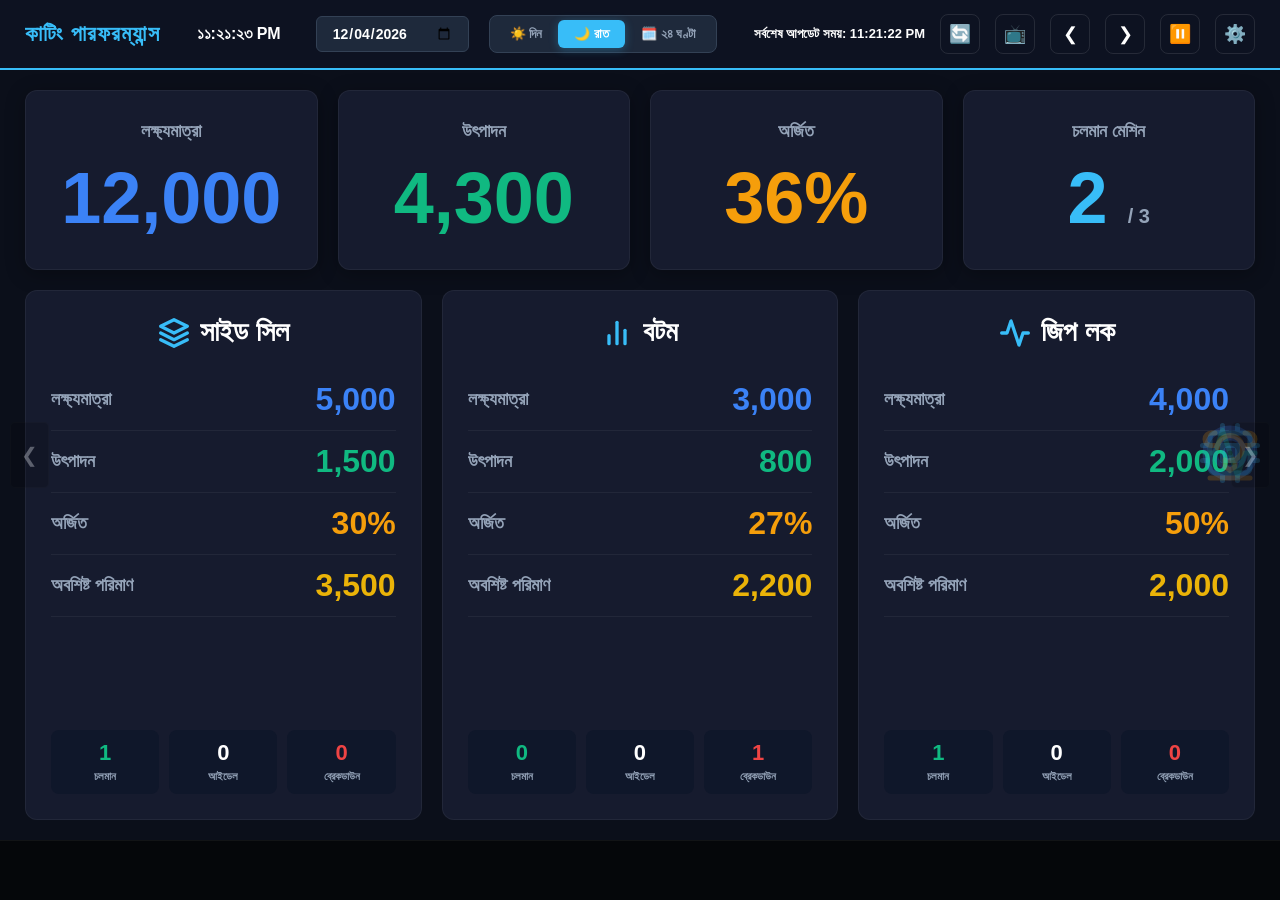
<file: index.html>
<!DOCTYPE html>
<html lang="en">

<head>
  <meta charset="UTF-8">
  <meta name="viewport" content="width=device-width, initial-scale=1.0">
  <title data-en="Production Dashboard 2026 | Hourly Cutting" data-bn="প্রোডাকশন ড্যাশবোর্ড ২০২৬ | আওয়ারলি কাটিং">
    Production Dashboard 2026 | Hourly Cutting</title>
  <link rel="stylesheet" href="styles.css">
</head>

<body>
  <div id="app-shell">
    <div id="content-wrapper">
      <header>
        <div class="header-left">
          <div class="logo" id="dynamicPageTitle" data-en="CUTTING PERFORMANCE" data-bn="কাটিং পারফরম্যান্স">CUTTING PERFORMANCE</div>
        </div>

        <div class="header-center">
          <div id="liveClock" style="font-size: 16px; font-weight: bold; color: white; margin-right: 15px;">00:00:00</div>
          <input type="date" id="datePicker">
          <div class="shift-group" id="shiftButtonGroup">
            <button class="shift-btn active" data-shift="Day" data-en="☀️ DAY" data-bn="☀️ দিন">☀️ DAY</button>
            <button class="shift-btn" data-shift="Night" data-en="🌙 NIGHT" data-bn="🌙 রাত">🌙 NIGHT</button>
            <button class="shift-btn" data-shift="Full" data-en="🗓️ 24H" data-bn="🗓️ ২৪ ঘণ্টা">🗓️ 24H</button>
          </div>
        </div>

        <div class="header-right">
          <div style="text-align: right;">
            <div><span data-en="Last Update Time:" data-bn="সর্বশেষ আপডেট সময়:">Last Update Time:</span> <span id="lastUpdated" class="blink">--:--:--</span></div>
          </div>
          <button id="refreshBtn" class="header-icon-btn" title="Refresh Dashboard">🔄</button>
          <button id="presModeBtn" class="header-icon-btn" title="Presentation Mode">📺</button>
          <button id="prevSlideHeader" class="header-icon-btn" title="Previous Slide">❮</button>
          <button id="nextSlideHeader" class="header-icon-btn" title="Next Slide">❯</button>
          <button id="playPauseBtn" class="header-icon-btn" title="Pause Auto-Slide">⏸️</button>
          <button id="settingsBtn" class="header-icon-btn" title="Dashboard Controller">⚙️</button>
        </div>
      </header>

      <main>
        <div class="slide-container">
          <!-- Slide 0: OVERALL SUMMARY -->
          <section class="slide active" id="slide-0">
            <div class="slide-title-banner" id="slide-banner-title" data-en="CUTTING PERFORMANCE" data-bn="কাটিং পারফরম্যান্স">CUTTING PERFORMANCE</div>

            <div class="summary-kpi-grid">
              <div class="summary-kpi-card">
                <div class="kpi-lbl" data-en="TARGET" data-bn="লক্ষ্যমাত্রা">TARGET</div>
                <div class="kpi-val target-blue" id="sum-total-target">0</div>
                <div class="icon-box" style="position:absolute; right:20px; top:50%; transform:translateY(-50%); opacity: 0.2; color:var(--target-blue);">
                  <svg viewBox="0 0 24 24" fill="none" stroke="currentColor" stroke-width="2" stroke-linecap="round" stroke-linejoin="round" style="width:60px; height:60px;"><circle cx="12" cy="12" r="10"></circle><circle cx="12" cy="12" r="6"></circle><circle cx="12" cy="12" r="2"></circle></svg>
                </div>
              </div>
              <div class="summary-kpi-card">
                <div class="kpi-lbl" data-en="PRODUCTION" data-bn="উৎপাদন">PRODUCTION</div>
                <div class="kpi-val prod-green" id="sum-total-prod">0</div>
                <div class="icon-box" style="position:absolute; right:20px; top:50%; transform:translateY(-50%); opacity: 0.2; color:var(--prod-green);">
                  <svg viewBox="0 0 24 24" fill="none" stroke="currentColor" stroke-width="2" stroke-linecap="round" stroke-linejoin="round" style="width:60px; height:60px;"><path d="M22 12h-4l-3 9L9 3l-3 9H2"></path></svg>
                </div>
              </div>
              <div class="summary-kpi-card">
                <div class="kpi-lbl" data-en="ACHIEVEMENT" data-bn="অর্জিত">ACHIEVEMENT</div>
                <div class="kpi-val ach-orange" id="sum-total-pct">0%</div>
                <div class="icon-box" style="position:absolute; right:20px; top:50%; transform:translateY(-50%); opacity: 0.2; color:var(--ach-orange);">
                  <svg viewBox="0 0 24 24" fill="none" stroke="currentColor" stroke-width="2" stroke-linecap="round" stroke-linejoin="round" style="width:60px; height:60px;"><path d="M6 9H4.5a2.5 2.5 0 0 1 0-5H6"></path><path d="M18 9h1.5a2.5 2.5 0 0 0 0-5H18"></path><path d="M4 22h16"></path><path d="M10 14.66V17c0 .55.47.98.97 1.21C11.47 18.44 12 19 12 19s.53-.56 1.03-.79c.5-.23.97-.66.97-1.21v-2.34"></path><path d="M12 15a5 5 0 1 0-5-5"></path></svg>
                </div>
              </div>
              <div class="summary-kpi-card">
                <div class="kpi-lbl" data-en="RUNNING MACHINES" data-bn="চলমান মেশিন">RUNNING MACHINES</div>
                <div class="kpi-val" id="sum-running-count">0 <span style="font-size: 20px; color: var(--text-muted);">/ 24</span></div>
                <div class="icon-box" style="position:absolute; right:20px; top:50%; transform:translateY(-50%); opacity: 0.2; color:var(--accent-blue);">
                   <svg viewBox="0 0 24 24" fill="none" stroke="currentColor" stroke-width="2" stroke-linecap="round" stroke-linejoin="round" style="width:60px; height:60px;"><rect x="4" y="4" width="16" height="16" rx="2" ry="2"></rect><rect x="9" y="9" width="6" height="6"></rect><line x1="9" y1="1" x2="9" y2="4"></line><line x1="15" y1="1" x2="15" y2="4"></line><line x1="9" y1="20" x2="9" y2="23"></line><line x1="15" y1="20" x2="15" y2="23"></line><line x1="20" y1="9" x2="23" y2="9"></line><line x1="20" y1="15" x2="23" y2="15"></line><line x1="1" y1="9" x2="4" y2="9"></line><line x1="1" y1="15" x2="4" y2="15"></line></svg>
                </div>
              </div>
            </div>


            <div class="summary-sections-grid">
              <!-- Side Seal Summary -->
              <div class="section-card">
                <div class="section-title" style="display:flex; align-items:center; justify-content:center; gap:10px;">
                  <svg width="32" height="32" viewBox="0 0 24 24" fill="none" stroke="var(--accent-blue)" stroke-width="2.5" stroke-linecap="round" stroke-linejoin="round"><polygon points="12 2 2 7 12 12 22 7 12 2"></polygon><polyline points="2 17 12 22 22 17"></polyline><polyline points="2 12 12 17 22 12"></polyline></svg>
                  <span data-en="SIDE SEAL" data-bn="সাইড সিল">SIDE SEAL</span>
                </div>
                <div class="metric-row"><span class="metric-lbl" data-en="Target"
                    data-bn="লক্ষ্যমাত্রা">Target</span><span class="metric-val target-blue" id="ss-sum-target">0</span></div>
                <div class="metric-row"><span class="metric-lbl" data-en="Production"
                    data-bn="উৎপাদন">Production</span><span class="metric-val prod-green" id="ss-sum-prod">0</span></div>
                <div class="metric-row"><span class="metric-lbl" data-en="Achievement"
                    data-bn="অর্জিত">Achievement</span><span class="metric-val ach-orange" id="ss-sum-pct">0%</span></div>
                <div class="metric-row"><span class="metric-lbl" data-en="Balance"
                    data-bn="অবশিষ্ট পরিমাণ">Balance</span><span class="metric-val rem-yellow"
                    id="ss-sum-rem">0</span></div>
                <div class="mini-stats">
                  <div class="mini-box"><span class="mini-val green" id="ss-run-count">0</span><span class="mini-lbl"
                      data-en="Running" data-bn="চলমান">Running</span></div>
                  <div class="mini-box"><span class="mini-val yellow" id="ss-idle-count">0</span><span class="mini-lbl"
                      data-en="Idle" data-bn="আইডেল">Idle</span></div>
                  <div class="mini-box"><span class="mini-val red" id="ss-bd-count">0</span><span class="mini-lbl"
                      data-en="Breakdown" data-bn="ব্রেকডাউন">Breakdown</span></div>
                </div>
              </div>

              <!-- Bottom Summary -->
              <div class="section-card">
                <div class="section-title" style="display:flex; align-items:center; justify-content:center; gap:10px;">
                  <svg width="32" height="32" viewBox="0 0 24 24" fill="none" stroke="var(--accent-blue)" stroke-width="2.5" stroke-linecap="round" stroke-linejoin="round"><path d="M18 20V10"></path><path d="M12 20V4"></path><path d="M6 20v-6"></path></svg>
                  <span data-en="BOTTOM" data-bn="বটম">BOTTOM</span>
                </div>
                <div class="metric-row"><span class="metric-lbl" data-en="Target" data-bn="লক্ষ্যমাত্রা">Target</span><span class="metric-val target-blue"
                    id="bt-sum-target">0</span></div>
                <div class="metric-row"><span class="metric-lbl" data-en="Production" data-bn="উৎপাদন">Production</span><span class="metric-val prod-green"
                    id="bt-sum-prod">0</span></div>
                <div class="metric-row"><span class="metric-lbl" data-en="Achievement" data-bn="অর্জিত">Achievement</span><span class="metric-val ach-orange"
                    id="bt-sum-pct">0%</span></div>
                <div class="metric-row"><span class="metric-lbl" data-en="Balance" data-bn="অবশিষ্ট পরিমাণ">Balance</span><span class="metric-val rem-yellow"
                    id="bt-sum-rem">0</span></div>
                <div class="mini-stats">
                  <div class="mini-box"><span class="mini-val green" id="bt-run-count">0</span><span
                      class="mini-lbl" data-en="Running" data-bn="চলমান">Running</span></div>
                  <div class="mini-box"><span class="mini-val yellow" id="bt-idle-count">0</span><span
                      class="mini-lbl" data-en="Idle" data-bn="আইডেল">Idle</span></div>
                  <div class="mini-box"><span class="mini-val red" id="bt-bd-count">0</span><span
                      class="mini-lbl" data-en="Breakdown" data-bn="ব্রেকডাউন">Breakdown</span></div>
                </div>
              </div>

              <!-- Zip Lock Summary -->
              <div class="section-card">
                <div class="section-title" style="display:flex; align-items:center; justify-content:center; gap:10px;">
                  <svg width="32" height="32" viewBox="0 0 24 24" fill="none" stroke="var(--accent-blue)" stroke-width="2.5" stroke-linecap="round" stroke-linejoin="round"><path d="M22 12h-4l-3 9L9 3l-3 9H2"></path></svg>
                  <span data-en="ZIP LOCK" data-bn="জিপ লক">ZIP LOCK</span>
                </div>
                <div class="metric-row"><span class="metric-lbl" data-en="Target" data-bn="লক্ষ্যমাত্রা">Target</span><span class="metric-val target-blue"
                    id="zl-sum-target">0</span></div>
                <div class="metric-row"><span class="metric-lbl" data-en="Production" data-bn="উৎপাদন">Production</span><span class="metric-val prod-green"
                    id="zl-sum-prod">0</span></div>
                <div class="metric-row"><span class="metric-lbl" data-en="Achievement" data-bn="অর্জিত">Achievement</span><span class="metric-val ach-orange"
                    id="zl-sum-pct">0%</span></div>
                <div class="metric-row"><span class="metric-lbl" data-en="Balance" data-bn="অবশিষ্ট পরিমাণ">Balance</span><span class="metric-val rem-yellow"
                    id="zl-sum-rem">0</span></div>
                <div class="mini-stats">
                  <div class="mini-box"><span class="mini-val green" id="zl-run-count">0</span><span
                      class="mini-lbl" data-en="Running" data-bn="চলমান">Running</span></div>
                  <div class="mini-box"><span class="mini-val yellow" id="zl-idle-count">0</span><span
                      class="mini-lbl" data-en="Idle" data-bn="আইডেল">Idle</span></div>
                  <div class="mini-box"><span class="mini-val red" id="zl-bd-count">0</span><span
                      class="mini-lbl" data-en="Breakdown" data-bn="ব্রেকডাউন">Breakdown</span></div>
                </div>
              </div>
            </div>
          </section>

          <!-- Section Slides -->
          <section class="slide" id="slide-1">
            <div class="slide-title-banner" data-en="SIDE SEAL MACHINES" data-bn="সাইড সিল মেশিনসমূহ">SIDE SEAL MACHINES
            </div>
            <div class="machine-grid" id="ss-grid"></div>
          </section>
          <section class="slide" id="slide-2">
            <div class="slide-title-banner" data-en="BOTTOM MACHINES" data-bn="বটম মেশিনসমূহ">BOTTOM MACHINES</div>
            <div class="machine-grid" id="bt-grid"></div>
          </section>
          <section class="slide" id="slide-3">
            <div class="slide-title-banner" data-en="ZIP LOCK MACHINES" data-bn="জিপ লক মেশিনসমূহ">ZIP LOCK MACHINES
            </div>
            <div class="machine-grid" id="zl-grid"></div>
          </section>
          <section class="slide" id="slide-4">
            <div class="slide-title-banner" data-en="MACHINE BREAKDOWN DETAILS" data-bn="মেশিন ব্রেকডাউন বিস্তারিত">
              MACHINE BREAKDOWN DETAILS</div>
            <div class="machine-grid" id="bd-grid"></div>
          </section>
          </section>
        </div>

        <!-- Navigation Arrows -->
        <button id="prevSlideBtn" class="nav-arrow left" title="Previous Slide">❮</button>
        <button id="nextSlideBtn" class="nav-arrow right" title="Next Slide">❯</button>
      </main>

      <footer>
        <div class="ticker-wrap">
          <div class="ticker-content" id="tickerMsg">✔ All machines are running within normal parameters.</div>
        </div>
      </footer>

      <!-- Presentation Mode moved inside content-wrapper to fix blur/dimming on header/footer -->
      <div id="presentationMode">
        <button class="pres-close-btn" id="closePresBtn">×</button>
        <div class="pres-animate-in pres-machine-name" id="presMachineName">MACHINE NAME</div>
        <div class="pres-animate-in pres-status-badge" id="presStatus">RUNNING</div>
        
        <div class="pres-animate-in pres-ach-circle">
          <div class="pres-ach-val" id="presAch">0%</div>
          <div class="pres-ach-lbl" data-en="ACHIEVEMENT" data-bn="অর্জিত">ACHIEVEMENT</div>
        </div>

        <div class="pres-animate-in pres-kpi-container">
          <div class="pres-kpi-item">
            <div class="pres-kpi-lbl" data-en="PRODUCTION" data-bn="উৎপাদন">PRODUCTION</div>
            <div class="pres-kpi-val" id="presProd" style="color:var(--prod-green);">0</div>
          </div>
          <div class="pres-kpi-item">
            <div class="pres-kpi-lbl" data-en="TARGET" data-bn="লক্ষ্যমাত্রা">TARGET</div>
            <div class="pres-kpi-val" id="presTarget" style="color:var(--target-blue);">0</div>
          </div>
        </div>

        <!-- Reason for Breakdown or Idle -->
        <div class="pres-animate-in pres-reason-box" id="presReason"></div>

        <div class="pres-progress-bar-wrap">
          <div class="pres-progress-bar" id="presProgressBar"></div>
        </div>
      </div>
    </div> <!-- end content-wrapper -->

    <!-- Dashboard Controller (Side Panel) -->
    <aside id="settingsModal" class="side-panel">
      <div class="modal-box">
        <div class="modal-header">
          <h3 style="color:var(--accent-blue);" data-en="DASHBOARD CONTROLLER" data-bn="ড্যাশবোর্ড কন্ট্রোলার">DASHBOARD
            CONTROLLER</h3>
          <button id="closeModalBtn"
            style="background:none; border:none; color:white; font-size:24px; cursor:pointer;">&times;</button>
        </div>
        <div class="modal-body">
          <div class="control-btns">
            <div class="slide-toggle-item">
              <input type="checkbox" class="slide-toggle-cb" data-slide="0" checked title="Include in Auto-Slide">
              <button class="ctrl-btn" data-slide="0" data-en="Cutting Performance" data-bn="কাটিং পারফরম্যান্স">Cutting Performance</button>
            </div>
            <div class="slide-toggle-item">
              <input type="checkbox" class="slide-toggle-cb" data-slide="1" checked title="Include in Auto-Slide">
              <button class="ctrl-btn" data-slide="1" data-en="Side Seal Machines" data-bn="সাইড সিল মেশিন">Side Seal
                Machines</button>
            </div>
            <div class="slide-toggle-item">
              <input type="checkbox" class="slide-toggle-cb" data-slide="2" checked title="Include in Auto-Slide">
              <button class="ctrl-btn" data-slide="2" data-en="Bottom Machines" data-bn="বটম মেশিন">Bottom
                Machines</button>
            </div>
            <div class="slide-toggle-item">
              <input type="checkbox" class="slide-toggle-cb" data-slide="3" checked title="Include in Auto-Slide">
              <button class="ctrl-btn" data-slide="3" data-en="Zip Lock Machines" data-bn="জিপ লক মেশিন">Zip Lock
                Machines</button>
            </div>
            <div class="slide-toggle-item">
              <input type="checkbox" class="slide-toggle-cb" data-slide="4" checked title="Include in Auto-Slide">
              <button class="ctrl-btn" data-slide="4" data-en="Breakdown Details" data-bn="ব্রেকডাউন বিস্তারিত">Breakdown
                Details</button>
            </div>
          </div>

          <div class="settings-grid">
            <div class="setting-item">
              <label data-en="Language" data-bn="ভাষা">Language</label>
              <select id="langSelect" class="styled-select">
                <option value="en">English</option>
                <option value="bn">বাংলা</option>
              </select>
            </div>
            <div class="setting-item">
              <label data-en="Zoom Level" data-bn="জুম লেভেল">Zoom Level</label>
              <input type="range" id="zoomRange" min="0.5" max="1.5" step="0.1" value="1.0">
              <span id="zoomVal">100%</span>
            </div>
            <div class="setting-item">
              <label data-en="Slide Speed" data-bn="স্লাইড স্পিড">⏱️ Slide Speed</label>
              <input type="range" id="timerRange" min="3" max="60" step="1" value="10">
              <span id="timerVal">10s</span>
            </div>
            <div class="setting-item">
              <label data-en="Scroll Speed" data-bn="স্ক্রল স্পিড">🏃 Scroll Speed</label>
              <input type="range" id="tickerSpeedRange" min="10" max="150" step="5" value="60">
              <span id="tickerSpeedVal">60s</span>
            </div>
            <div class="setting-item" style="flex-direction:row; align-items:center; gap:10px;">
              <input type="checkbox" id="autoSlideToggle" checked style="width:18px; height:18px;">
              <label for="autoSlideToggle" style="font-weight:bold; cursor:pointer;" data-en="Enable Auto-Slide"
                data-bn="অটো-স্লাইড চালু করুন">Enable Auto-Slide</label>
            </div>
          </div>

          <div class="config-actions">
            <button id="exportConfigBtn" class="action-btn" data-en="💾 Export Config" data-bn="💾 কনফিগ এক্সপোর্ট">💾
              Export Config</button>
            <button id="importConfigBtn" class="action-btn" data-en="📂 Import Config" data-bn="📂 কনফিগ ইমপোর্ট">📂
              Import Config</button>
            <input type="file" id="configFile" style="display:none;" accept=".json">
          </div>
        </div>
      </div>
    </aside>
  </div>

  <!-- Overlays -->
  <div id="loadingOverlay" class="overlay" style="display:none;">
    <div class="loader"></div>
    <p data-en="Fetching live data..." data-bn="লাইভ ডাটা লোড হচ্ছে...">Fetching live data...</p>
  </div>
  <div id="errorOverlay" class="overlay" style="display:none;">
    <div class="error-box">
      <h3 data-en="Data Fetch Failed" data-bn="ডাটা ফেচ ব্যর্থ হয়েছে">Data Fetch Failed</h3>
      <p id="errorMsg"></p>
      <button onclick="loadData()" data-en="Retry" data-bn="আবার চেষ্টা করুন">Retry</button>
    </div>
  </div>

  <script src="app.js"></script>
</body>

</html>
</file>
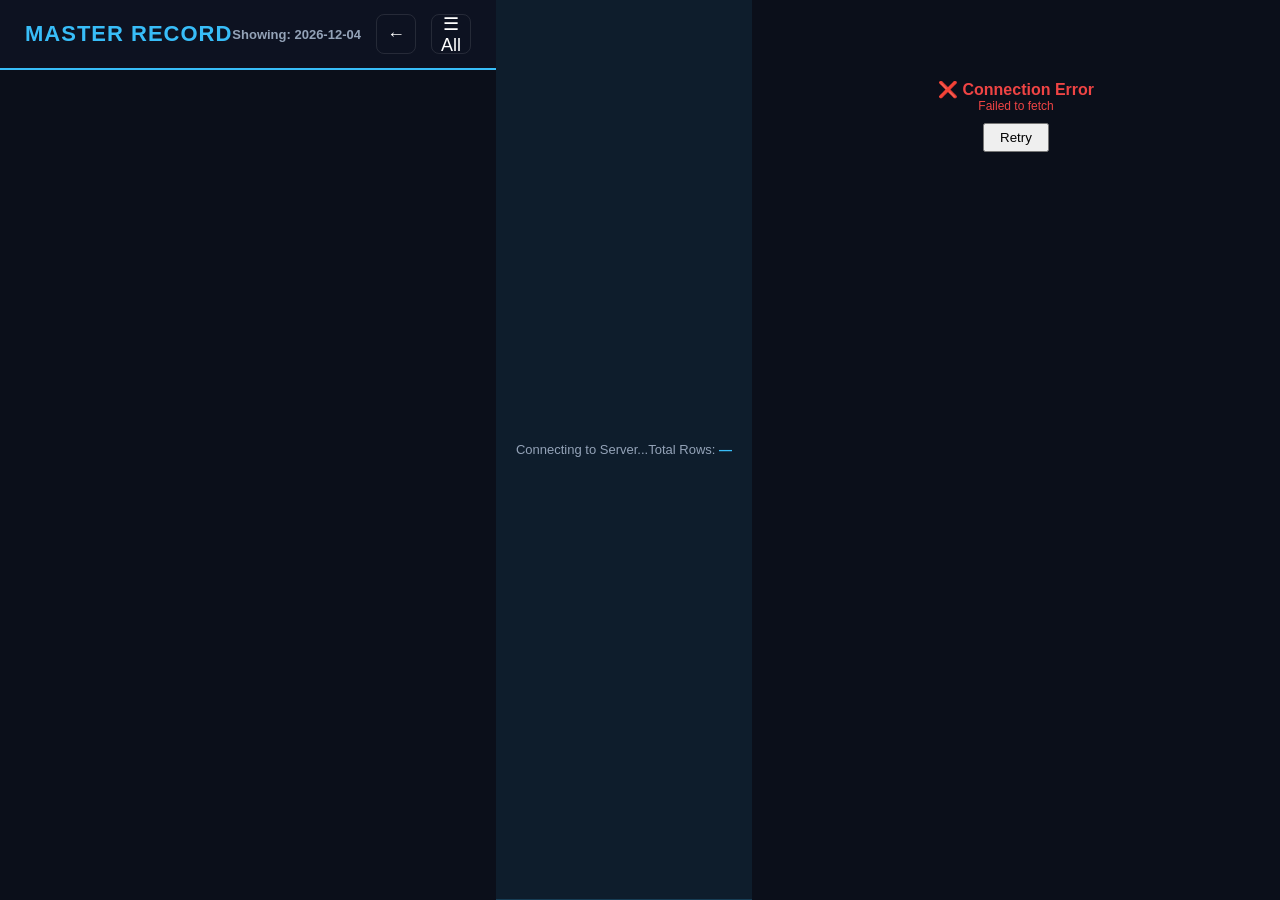
<file: master.html>
<!DOCTYPE html>
<html lang="en">

<head>
  <meta charset="UTF-8">
  <meta name="viewport" content="width=device-width, initial-scale=1.0">
  <title>Master Record Data</title>
  <link rel="stylesheet" href="styles.css">
  <style>
    .master-status-bar {
      display: flex;
      justify-content: space-between;
      align-items: center;
      padding: 8px 20px;
      background: rgba(56, 189, 248, 0.08);
      border-bottom: 1px solid rgba(56, 189, 248, 0.2);
      font-size: 13px;
      color: var(--text-muted, #94a3b8);
    }

    .master-status-bar .row-count {
      color: var(--accent-blue, #38bdf8);
      font-weight: 700;
    }

    .master-loading {
      text-align: center;
      padding: 60px 20px;
      color: var(--text-muted, #94a3b8);
      font-size: 16px;
    }

    .master-loading .spinner {
      width: 36px;
      height: 36px;
      border: 4px solid #1e293b;
      border-top: 4px solid var(--accent-blue, #38bdf8);
      border-radius: 50%;
      animation: spin 1s linear infinite;
      margin: 0 auto 15px;
    }

    @keyframes spin {
      to {
        transform: rotate(360deg);
      }
    }

    #master-data-table th {
      position: sticky;
      top: 0;
      z-index: 10;
      background: #0d1221;
      padding: 10px 12px;
      border: 1px solid rgba(56, 189, 248, 0.15);
      text-transform: uppercase;
      font-size: 11px;
      color: var(--accent-blue, #38bdf8);
      letter-spacing: 0.5px;
    }

    #master-data-table td {
      padding: 8px 12px;
      border: 1px solid rgba(255, 255, 255, 0.04);
      font-size: 13px;
    }

    #master-data-table tr:nth-child(even) td {
      background: rgba(255, 255, 255, 0.02);
    }

    #master-data-table tr:hover td {
      background: rgba(56, 189, 248, 0.07);
    }

    .showAllActive {
      background: var(--accent-blue, #38bdf8) !important;
      color: #000 !important;
    }
  </style>
</head>

<body>
  <div id="app-shell">
    <header class="header">
      <div class="header-left">
        <div class="logo">MASTER RECORD</div>
      </div>
      <div class="header-right">
        <span id="master-date-label" style="font-size:13px; color:var(--text-muted,#94a3b8);"></span>
        <button id="backBtn" class="header-icon-btn" title="Back" onclick="window.location.href='index.html'">←</button>
        <button id="showAllBtn" class="header-icon-btn" title="Show All Data" onclick="toggleMasterAll()">☰ All</button>
      </div>
    </header>
    <div class="master-status-bar">
      <span id="master-source-info">Loading data...</span>
      <span>Total Rows: <span class="row-count" id="master-row-count">—</span></span>
    </div>
    <main style="padding:0; overflow:hidden; display:block; height:calc(100vh - 120px);">
      <div style="overflow:auto; height:100%; padding:0 0 20px 0;">
        <div id="master-loading" class="master-loading">
          <div class="spinner"></div>
          Fetching Master Record data...
        </div>
        <table class="master-table" id="master-data-table"
          style="width:100%; border-collapse:collapse; color:white; display:none;">
          <thead>
            <tr id="master-data-head"></tr>
          </thead>
          <tbody id="master-data-body"></tbody>
        </table>
      </div>
    </main>
  </div>

  <script src="app.js"></script>
  <script>
    // ── Master Record Page Logic ──────────────────────────────────────────────
    // masterShowAll = false → fetch with today's date (filtered)
    // masterShowAll = true  → fetch without date filter (ALL rows from Master Record sheet)
    let masterShowAll = false;

    // Use URL from app.js config if available, otherwise fallback
    const SCRIPT_URL = (typeof CONFIG !== 'undefined' && CONFIG.SCRIPT_URL) 
                       ? CONFIG.SCRIPT_URL 
                       : 'https://script.google.com/macros/s/AKfycbxBeLEC2BrrXsG9vyeYrdJ83PaER00T7wQWj6nBkRiYfzhuQeZL9X6K3pDg_mrY9jBq/exec';

    function getMasterToday() {
      if (typeof getLocalDateString === 'function') return getLocalDateString();
      const d = new Date();
      return `${d.getFullYear()}-${String(d.getMonth() + 1).padStart(2, '0')}-${String(d.getDate()).padStart(2, '0')}`;
    }

    function buildMasterUrl(showAll) {
      const baseUrl = SCRIPT_URL;
      const encodedSheet = encodeURIComponent('Master Record');
      if (showAll) {
        return `${baseUrl}?sheet=${encodedSheet}`;
      } else {
        const today = getMasterToday();
        return `${baseUrl}?sheet=${encodedSheet}&date=${encodeURIComponent(today)}&shift=Day`;
      }
    }

    function loadMasterData() {
      const url = buildMasterUrl(masterShowAll);
      const loadingEl = document.getElementById('master-loading');
      const tableEl = document.getElementById('master-data-table');
      const srcInfo = document.getElementById('master-source-info');
      const dateLabel = document.getElementById('master-date-label');

      loadingEl.style.display = 'block';
      tableEl.style.display = 'none';
      srcInfo.textContent = 'Connecting to Server...';

      const today = getMasterToday();
      dateLabel.textContent = masterShowAll ? 'Showing: All History' : `Showing: ${today}`;

      fetch(url)
        .then(res => {
          if (!res.ok) throw new Error(`Server Error: ${res.status}`);
          return res.json();
        })
        .then(data => {
          if (data.error) throw new Error(data.error);
          const rows = data.rawData || [];
          srcInfo.textContent = `Source: ${data.debug?.sourceUsed || 'Master Record'} | Records: ${rows.length}`;
          renderMasterDataTable(rows);
        })
        .catch(err => {
          loadingEl.innerHTML = `<div style="color:#ef4444; padding:20px;">
            <p>❌ <b>Connection Error</b></p>
            <p style="font-size:12px;">${err.message}</p>
            <button onclick="loadMasterData()" style="margin-top:10px; padding:5px 15px; cursor:pointer;">Retry</button>
          </div>`;
          console.error('Master Load Error:', err);
        });
    }

    function renderMasterDataTable(rows) {
      const headEl = document.getElementById('master-data-head');
      const bodyEl = document.getElementById('master-data-body');
      const loadingEl = document.getElementById('master-loading');
      const tableEl = document.getElementById('master-data-table');
      const countEl = document.getElementById('master-row-count');

      countEl.textContent = rows.length;

      if (rows.length === 0) {
        loadingEl.innerHTML = '<p style="color:#f59e0b; padding:20px;">⚠️ No records found for this date.</p>';
        return;
      }

      const headers = Object.keys(rows[0]);
      headEl.innerHTML = headers.map(h => `<th>${h}</th>`).join('');
      bodyEl.innerHTML = rows.map(row => 
        `<tr>${headers.map(h => `<td>${row[h] !== undefined ? row[h] : ''}</td>`).join('')}</tr>`
      ).join('');

      loadingEl.style.display = 'none';
      tableEl.style.display = 'table';
    }

    function toggleMasterAll() {
      masterShowAll = !masterShowAll;
      const btn = document.getElementById('showAllBtn');
      if (masterShowAll) {
        btn.textContent = '✕ Today';
        btn.classList.add('showAllActive');
      } else {
        btn.textContent = '☰ All';
        btn.classList.remove('showAllActive');
      }
      loadMasterData();
    }

    loadMasterData();
  </script>
</body>

</html>
</file>
<file: styles.css>
:root {
  --bg-dark: #0b0f1a;
  --card-bg: #161b2e;
  --header-bg: #0d1221;
  --accent-blue: #38bdf8;
  --accent-cyan: #22d3ee;
  --text-main: #ffffff;
  --text-muted: #94a3b8;
  --green: #10b981;
  --red: #ef4444;
  --yellow: #f59e0b;
  --border: rgba(255, 255, 255, 0.05);

  /* New Color System */
  --target-blue: #3B82F6;
  --prod-green: #10B981;
  --ach-orange: #F59E0B;
  --rem-yellow: #EAB308;
}

* { margin: 0; padding: 0; box-sizing: border-box; font-family: 'Segoe UI', Tahoma, Geneva, Verdana, sans-serif; }

#app-shell {
  display: flex;
  width: 100vw;
  height: 100vh;
  overflow: hidden;
  background: var(--bg-dark);
}

#content-wrapper {
  flex: 1;
  display: flex;
  flex-direction: column;
  transition: all 0.4s cubic-bezier(0.4, 0, 0.2, 1);
  overflow: hidden;
}

.side-panel {
  width: 0;
  height: 100%;
  background: var(--header-bg);
  border-left: 0px solid var(--accent-blue);
  overflow: hidden;
  transition: all 0.4s cubic-bezier(0.4, 0, 0.2, 1);
  z-index: 500;
}

body.settings-open .side-panel {
  width: 12%;
  border-left-width: 1px;
}

body {
  background-color: var(--bg-dark);
  color: var(--text-main);
  margin: 0;
  padding: 0;
  height: 100vh;
  overflow: hidden;
}

/* --- Header --- */
header {
  height: 70px;
  background: var(--header-bg);
  display: flex;
  align-items: center;
  justify-content: space-between;
  padding: 0 25px;
  border-bottom: 2px solid var(--accent-blue);
  position: relative;
  z-index: 100;
}

.header-left .logo {
  font-size: 22px;
  font-weight: 900;
  color: var(--accent-blue);
  letter-spacing: 1px;
}

.header-center {
  display: flex;
  gap: 20px;
  align-items: center;
}

.header-center input {
  background: #1e293b;
  border: 1px solid #334155;
  color: #fff;
  padding: 8px 15px;
  border-radius: 6px;
  font-size: 14px;
  font-weight: bold;
}

.shift-group {
  display: flex;
  background: #1e293b;
  padding: 4px;
  border-radius: 8px;
  border: 1px solid #334155;
}

.shift-btn {
  background: transparent;
  border: none;
  color: var(--text-muted);
  padding: 6px 16px;
  border-radius: 6px;
  font-size: 13px;
  font-weight: 800;
  cursor: pointer;
  transition: all 0.3s ease;
  white-space: nowrap;
}

.shift-btn:hover { color: #fff; }

.shift-btn.active {
  background: var(--accent-blue);
  color: #fff;
  box-shadow: 0 2px 10px rgba(56, 189, 248, 0.3);
}

.header-right {
  display: flex;
  align-items: center;
  gap: 15px;
  font-size: 13px;
  color: var(--text-muted);
}

.header-right span { color: #fff; font-weight: bold; }

.header-icon-btn {
  background: none;
  border: 1px solid rgba(255,255,255,0.1);
  color: white;
  cursor: pointer;
  font-size: 18px;
  width: 40px;
  height: 40px;
  display: flex;
  align-items: center;
  justify-content: center;
  border-radius: 8px;
  transition: all 0.2s ease;
}
.header-icon-btn:hover {
  background: rgba(255,255,255,0.1);
  border-color: var(--accent-blue);
}

/* --- Main Layout --- */
main {
  flex: 1;
  padding: 20px 25px;
  display: flex;
  flex-direction: column;
  gap: 20px;
  position: relative;
}

.slide-container { height: 100%; width: 100%; }

.slide {
  display: none;
  height: 100%;
  flex-direction: column;
  gap: 20px;
}

.slide.active { display: flex; animation: fadeIn 0.5s ease; }

@keyframes fadeIn { from { opacity: 0; } to { opacity: 1; } }

.slide-title-banner {
  display: none;
  background: #111827;
  padding: 12px;
  text-align: center;
  border-radius: 8px;
  font-size: 28px;
  font-weight: 900;
  text-transform: uppercase;
  letter-spacing: 2px;
  border: 1px solid var(--border);
}

/* --- Summary Specific --- */
.summary-kpi-grid {
  display: grid;
  grid-template-columns: repeat(4, 1fr);
  gap: 20px;
}

.summary-kpi-card {
  background: var(--card-bg);
  padding: 30px 20px;
  border-radius: 12px;
  text-align: center;
  border: 1px solid var(--border);
  box-shadow: 0 4px 20px rgba(0,0,0,0.3);
}

.kpi-lbl { font-size: 18px; color: var(--text-muted); font-weight: 800; text-transform: uppercase; margin-bottom: 15px; }
.kpi-val { font-size: 72px; font-weight: 900; color: var(--accent-blue); }
.kpi-val.target-blue { color: var(--target-blue); }
.kpi-val.prod-green { color: var(--prod-green); }
.kpi-val.ach-orange { color: var(--ach-orange); }
.kpi-val.rem-yellow { color: var(--rem-yellow); }
.kpi-val.green { color: var(--green); }
.kpi-val.yellow { color: var(--yellow); }

.summary-sections-grid {
  display: grid;
  grid-template-columns: repeat(3, 1fr);
  gap: 20px;
  flex: 1;
}

.section-card {
  background: var(--card-bg);
  border-radius: 12px;
  padding: 25px;
  border: 1px solid var(--border);
  display: flex;
  flex-direction: column;
}

.section-title {
  font-size: 28px;
  font-weight: 900;
  text-align: center;
  margin-bottom: 20px;
  text-transform: uppercase;
  color: #fff;
}

.metric-row {
  display: flex;
  justify-content: space-between;
  align-items: center;
  padding: 12px 0;
  border-bottom: 1px solid rgba(255,255,255,0.05);
}

.metric-lbl { color: var(--text-muted); font-weight: 600; font-size: 18px; }
.metric-val { font-weight: 900; font-size: 32px; color: var(--accent-blue); }
.metric-val.target-blue { color: var(--target-blue); }
.metric-val.prod-green { color: var(--prod-green); }
.metric-val.ach-orange { color: var(--ach-orange); }
.metric-val.rem-yellow { color: var(--rem-yellow); }
.metric-val.yellow { color: var(--yellow); }

.mini-stats {
  display: grid;
  grid-template-columns: repeat(3, 1fr);
  gap: 10px;
  margin-top: auto;
  padding-top: 20px;
}

.mini-box {
  background: #0f172a;
  padding: 10px;
  border-radius: 8px;
  text-align: center;
}

.mini-val { font-size: 22px; font-weight: 900; display: block; }
.mini-val.green { color: var(--green); }
.mini-val.red { color: var(--red); }
.mini-lbl { font-size: 11px; color: var(--text-muted); font-weight: 700; text-transform: uppercase; }

/* --- Footer --- */
footer {
  height: 60px;
  background: #05070a;
  display: flex;
  align-items: center;
  border-top: 1px solid var(--border);
  position: relative;
  z-index: 100;
}

.alert-btn {
  background: #2563eb;
  color: #fff;
  height: 100%;
  padding: 0 30px;
  display: flex;
  align-items: center;
  font-weight: 900;
  font-size: 15px;
  text-transform: uppercase;
  letter-spacing: 1px;
}

.ticker-wrap { flex: 1; overflow: hidden; }
.ticker-content {
  display: inline-block;
  white-space: nowrap;
  padding-left: 100%;
  animation: ticker 60s linear infinite;
  color: var(--yellow);
  font-weight: 900;
  font-size: 30px;
}

@keyframes ticker {
  0% { transform: translateX(0); }
  100% { transform: translateX(-100%); }
}

/* --- Machine Cards (Secondary Slides) --- */
.machine-grid {
  display: grid;
  grid-template-columns: repeat(auto-fill, minmax(320px, 1fr));
  gap: 12px;
  overflow-y: auto;
}

.m-card {
  background: var(--card-bg);
  border: 1px solid var(--border);
  border-radius: 12px;
  padding: 18px;
  display: flex;
  flex-direction: column;
  gap: 12px;
  position: relative;
}

.m-header { display: flex; justify-content: space-between; align-items: center; border-bottom: 1px solid var(--border); padding-bottom: 12px; }
.m-title { font-weight: 900; font-size: 28px; }
.m-badge { font-size: 14px; padding: 6px 14px; border-radius: 6px; font-weight: 900; text-transform: uppercase; }
.badge-run { background: rgba(16, 185, 129, 0.1); color: var(--green); border: 2px solid var(--green); }
.badge-bd { background: rgba(239, 68, 68, 0.1); color: var(--red); border: 2px solid var(--red); }

.m-body { display: flex; justify-content: space-between; }
.m-kpi-item { display: flex; flex-direction: column; }
.m-kpi-val { font-size: 36px; font-weight: 900; }
.m-kpi-lbl { font-size: 14px; color: var(--text-muted); text-transform: uppercase; }

/* --- Modal --- */
/* Removed old modal overlay fixed positioning */
/* --- Modal / Side Panel Adjustments --- */
.modal-box {
  width: 100%;
  height: 100%;
  background: transparent;
  border: none;
  border-radius: 0;
  box-shadow: none;
  display: flex;
  flex-direction: column;
  overflow-y: auto;
}

.modal-header {
  padding: 15px 20px;
  border-bottom: 1px solid var(--border);
  display: flex; justify-content: space-between; align-items: center;
}

.modal-body {
  padding: 20px;
  flex: 1;
}

.control-btns {
  display: flex; flex-direction: column; gap: 8px;
}

.slide-toggle-item {
  display: flex;
  align-items: center;
  gap: 10px;
}

.slide-toggle-cb {
  width: 18px;
  height: 18px;
  cursor: pointer;
}

.ctrl-btn {
  flex: 1;
  background: #1e293b; color: white;
  border: 1px solid #334155; padding: 8px 12px;
  border-radius: 6px; cursor: pointer;
  font-weight: bold; text-align: left;
  font-size: 12px;
  transition: all 0.2s ease;
  white-space: nowrap;
  overflow: hidden;
  text-overflow: ellipsis;
}
.ctrl-btn:hover, .ctrl-btn.active-view { 
  background: var(--accent-blue); 
  border-color: var(--accent-blue);
  box-shadow: 0 0 10px rgba(56, 189, 248, 0.4);
}

/* --- Navigation Arrows --- */
.nav-arrow {
  position: absolute;
  top: 50%;
  transform: translateY(-50%);
  background: rgba(0,0,0,0.5);
  border: 1px solid var(--border);
  color: white;
  padding: 20px 10px;
  cursor: pointer;
  z-index: 100;
  border-radius: 5px;
  font-size: 20px;
  opacity: 0.3;
  transition: all 0.3s ease;
}
.nav-arrow:hover { opacity: 1; background: var(--accent-blue); }
.nav-arrow.left { left: 10px; }
.nav-arrow.right { right: 10px; }

/* --- Overlays --- */
.overlay {
  position: fixed; top: 0; left: 0; width: 100%; height: 100%;
  background: rgba(11, 15, 26, 0.9);
  display: flex; flex-direction: column; justify-content: center; align-items: center;
  z-index: 2000;
}
.loader {
  border: 4px solid #1e293b;
  border-top: 4px solid var(--accent-blue);
  border-radius: 50%;
  width: 40px;
  height: 40px;
  animation: spin 1s linear infinite;
  margin-bottom: 15px;
}
@keyframes spin { 0% { transform: rotate(0deg); } 100% { transform: rotate(360deg); } }

.error-box {
  background: var(--card-bg);
  padding: 30px;
  border-radius: 12px;
  border: 1px solid var(--red);
  text-align: center;
  max-width: 400px;
}
.error-box h3 { color: var(--red); margin-bottom: 10px; }
.error-box p { color: var(--text-muted); margin-bottom: 20px; }
.error-box button {
  background: var(--red); color: white; border: none; padding: 10px 20px; border-radius: 6px; cursor: pointer;
}

/* --- Settings Grid --- */
.settings-grid {
  display: grid;
  grid-template-columns: 1fr;
  gap: 15px;
  margin-top: 20px;
  padding-top: 20px;
  border-top: 1px solid var(--border);
}
.setting-item { display: flex; flex-direction: column; gap: 8px; }
.styled-select {
  background: #1e293b; color: white; border: 1px solid #334155; padding: 8px; border-radius: 6px;
}
.config-actions {
  display: flex; gap: 10px; margin-top: 20px;
}
.action-btn {
  flex: 1; padding: 10px; border-radius: 6px; border: 1px solid var(--border);
  background: #1e293b; color: white; cursor: pointer; font-size: 13px; font-weight: bold;
}
.action-btn:hover { background: #334155; }

/* --- Enhanced Machine Cards --- */
.m-cat { font-size: 14px; color: var(--accent-blue); text-transform: uppercase; font-weight: 800; display: block; margin-bottom: 4px; }
.m-progress { background: rgba(255,255,255,0.05); height: 10px; border-radius: 5px; overflow: hidden; margin: 8px 0; }
.m-progress div { background: var(--accent-blue); height: 100%; border-radius: 5px; transition: width 0.5s ease; }
.m-footer { display: flex; justify-content: space-between; font-size: 22px; color: var(--text-muted); font-weight: 800; }
.m-reason { 
  margin-top: 10px; padding-top: 8px; border-top: 1px solid rgba(239, 68, 68, 0.2);
  color: var(--red); font-size: 11px; font-weight: bold;
}
.no-bd {
  grid-column: 1 / -1; text-align: center; padding: 50px; font-size: 20px; font-weight: bold; color: var(--green);
}

@keyframes blink {
  0% { opacity: 1; }
  50% { opacity: 0.3; }
  100% { opacity: 1; }
}
.blink {
  animation: blink 1s ease-in-out infinite;
}

/* --- Presentation Mode (Optimized Version) --- */
#presentationMode {
  position: absolute;
  top: 0; left: 0; width: 100%; height: 100%;
  background: radial-gradient(circle at center, rgba(30, 41, 59, 0.4) 0%, rgba(2, 6, 23, 0.7) 100%);
  z-index: 9999;
  display: none;
  flex-direction: column;
  justify-content: space-evenly; /* Prevents overlap */
  align-items: center;
  color: white;
  padding: 80px 40px 60px 40px;
  overflow: hidden;
}

body.pres-active main { filter: blur(20px); transition: filter 0.5s ease; }
body.pres-active header,
body.pres-active footer {
  z-index: 10000;
}
#presentationMode.active { display: flex; animation: fadeIn 0.5s ease; }

.pres-machine-name {
  font-size: 80px; font-weight: 900; text-transform: uppercase;
  margin: 0; text-shadow: 0 0 20px rgba(56, 189, 248, 0.5);
  letter-spacing: -1px; text-align: center;
}

.pres-status-badge {
  padding: 10px 40px; font-size: 28px; border-radius: 50px;
  font-weight: 800; border: 2px solid;
}

.pres-ach-circle {
  width: 240px; height: 240px; border-radius: 50%;
  display: flex; flex-direction: column; justify-content: center; align-items: center;
  position: relative;
  background: conic-gradient(var(--ach-orange) 0deg, rgba(255,255,255,0.05) 0deg);
  transition: background 0.3s ease;
  box-shadow: none !important;
  clip-path: circle(50%);
}

.pres-ach-circle::after {
  content: ''; position: absolute; width: 200px; height: 200px;
  background: #0d1221; border-radius: 50%; z-index: 1;
}

.pres-ach-val { font-size: 64px; font-weight: 900; color: var(--ach-orange); z-index: 2; }
.pres-ach-lbl { font-size: 14px; color: var(--text-muted); font-weight: 700; z-index: 2; }

.pres-kpi-container { display: flex; gap: 100px; width: 100%; justify-content: center; }
.pres-kpi-item { text-align: center; }
.pres-kpi-lbl { font-size: 18px; color: var(--text-muted); font-weight: 800; text-transform: uppercase; }
.pres-kpi-val { font-size: 72px; font-weight: 900; letter-spacing: -1px; }

.pres-reason-box {
  font-size: 32px; font-weight: 800; color: var(--red);
  background: rgba(220, 38, 38, 0.15); padding: 12px 50px; border-radius: 50px;
  border: 2px solid rgba(220, 38, 38, 0.4); display: none;
  text-transform: uppercase; animation: pres-pulse-red 2s infinite;
  z-index: 10;
}

@keyframes pres-pulse-red {
  0% { transform: scale(1); opacity: 1; }
  50% { transform: scale(1.05); opacity: 0.8; }
  100% { transform: scale(1); opacity: 1; }
}

.pres-progress-bar-wrap { position: absolute; bottom: 0; left: 0; width: 100%; height: 8px; background: rgba(255,255,255,0.1); }
.pres-progress-bar { width: 0%; height: 100%; background: var(--accent-blue); }

.pres-close-btn { position: absolute; top: 100px; right: 30px; background: none; border: none; color: white; font-size: 40px; cursor: pointer; opacity: 0.5; z-index: 10001; }
.pres-close-btn:hover { opacity: 1; }

/* --- Top Performer Ranks --- */
.m-card.rank-1 { border: 1px solid rgba(255, 215, 0, 0.4); animation: rank-1-glow 3s infinite; }
.m-card.rank-2 { border: 1px solid rgba(192, 192, 192, 0.4); }
.m-card.rank-3 { border: 1px solid rgba(205, 127, 50, 0.4); }

.top-corner-badge.rank-1 { background: linear-gradient(135deg, #FFD700, #B8860B); color: #000; animation: rank-blink 1s infinite; }
.top-corner-badge.rank-2 { background: linear-gradient(135deg, #C0C0C0, #808080); color: #000; }
.top-corner-badge.rank-3 { background: linear-gradient(135deg, #CD7F32, #8B4513); color: #fff; }

.top-crown.rank-1 { color: #FFD700; filter: drop-shadow(0 0 5px #FFD700); }
.top-crown.rank-2 { color: #C0C0C0; filter: drop-shadow(0 0 3px #C0C0C0); }
.top-crown.rank-3 { color: #CD7F32; filter: drop-shadow(0 0 3px #CD7F32); }

@keyframes rank-blink { 0% { opacity: 1; } 50% { opacity: 0.6; } 100% { opacity: 1; } }
@keyframes rank-1-glow { 0% { box-shadow: 0 0 5px rgba(255, 215, 0, 0.1); } 50% { box-shadow: 0 0 25px rgba(255, 215, 0, 0.4); } 100% { box-shadow: 0 0 5px rgba(255, 215, 0, 0.1); } }

.top-corner-badge {
  position: absolute; top: -15px; right: -15px; background: var(--ach-orange);
  color: #000; font-size: 10px; font-weight: 900; padding: 18px 25px 4px;
  transform: rotate(45deg); z-index: 10; text-transform: uppercase;
  box-shadow: 0 2px 5px rgba(0,0,0,0.3);
}

.top-crown { margin-right: 5px; transition: all 0.3s ease; }

/* --- Presentation Mode Animations --- */
.pres-animate-in {
  animation: presSlideZoomIn 0.6s cubic-bezier(0.175, 0.885, 0.32, 1.275) forwards;
}

@keyframes presSlideZoomIn {
  0% {
    opacity: 0;
    transform: translateY(40px) scale(0.85);
  }
  100% {
    opacity: 1;
    transform: translateY(0) scale(1);
  }
}
</file>
